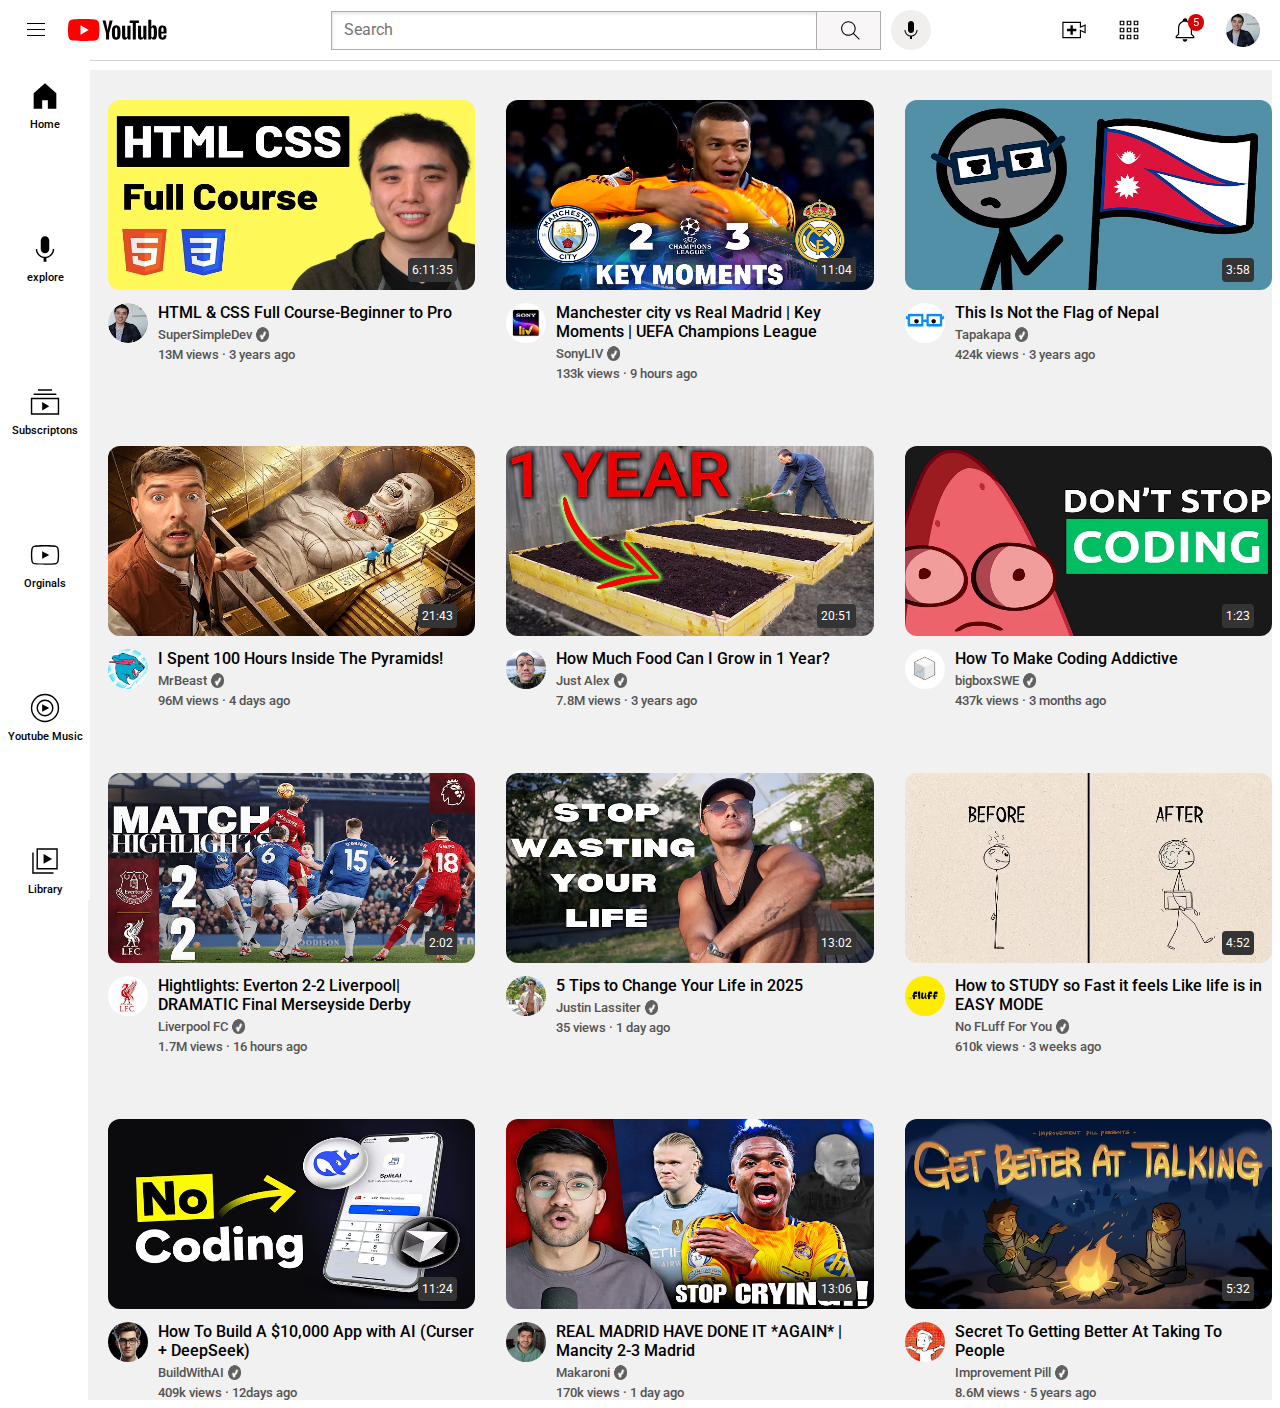
<file: index.html>
<!DOCTYPE html>
<html>
  <head> 
    <link rel="preconnect" href="https://fonts.googleapis.com">
<link rel="preconnect" href="https://fonts.gstatic.com" crossorigin>
<link href="https://fonts.googleapis.com/css2?family=Roboto:ital,wght@0,100..900;1,100..900&display=swap" rel="stylesheet">

<meta charset="UTF-8">
<meta name="viewport" content="width=device-width, initial-scale=1.0">
    
    
    <title>
      Youtube-Clone/Dipson
    </title>
    <link rel="stylesheet" href="all-css/videos.css">
    <link rel="stylesheet" href="all-css/general.css">
    <link rel="stylesheet" href="all-css/header.css">
    <link rel="stylesheet" href="all-css/left-section.css">
    
    
    
             
  <style>
    
    

    
  </style>
   
  </head>


  <body>
    <div class="header-container">


      <div   class="left-section" >
      
        <img class="hamburger-menu" src="buttons/hamburger-menu.svg">

        <img class="youtube-logo" src="buttons/youtube-logo.svg">
      </div>


      <div class="middle-section" >
    
        <input class="search-bar" type="text" placeholder="Search">

        <button class="search-button">
          <img  class="search-icon" src="buttons/search.svg">
          <div class="transition">
            Search
          </div>
        </button>
        
        <button class="voice-search-button">
          <img  class="voice-search-icon" src="buttons/voice-search-icon.svg">
          <div class="transition">
            search with your Voice
          </div>
        </button>
      </div>

      <div class=" right-section" >
        <div class="upload">
          <img class="upload-icon" src="buttons/upload.svg">
          <div class="transition">
            Upload
            </div>
         
        </div>
       
        <img class="youtube-app-logo" src="buttons/youtube-apps.svg">
        <div class="notification-icon-button">
          <img class="notification-logo" src="buttons/notifications.svg">
          <div class="notification-number">5</div>
          <div class="transition">
            Notifications
            </div>

        </div>
       
        <img class="profile-photo" src="profile-pic/channel-pic1.jpg">
      </div>
    </div>
    

  <div class="left-container">

    <div class="left-sectio">
      <img class="left-image" src="buttons/home.svg">
      <div>Home</div>
      
    </div>

    <div class="left-sectio">
      <img class="left-image" src="buttons/voice-search-icon.svg">
      <div>explore</div>
     </div>
    <div class="left-sectio">

      <img class="left-image" src="buttons/subscriptions.svg">
      <div>Subscriptons</div>

    </div>

  
    <div class="left-sectio">

      <img class="left-image" src="buttons/originals.svg">
      <div>Orginals</div>
    </div>


    <div class="left-sectio">

      <img class="left-image" src="buttons/youtube-music.svg">
      <div>Youtube Music</div>
    </div>


    <div class="left-sectio">

      <img class="left-image" src="buttons/library.svg">
      <div>Library</div>

    </div>
  </div>


    <div class="total-box">


      <div class="container">

      
        <div class="upper-vertical">
  
          <img class="thumbnail" src="thumbnail/thumbnail1.avif">
          <div class="time-section">6:11:35</div>
        </div>
          
          <div class="lower-vertical">
  
          <div class="profile-pic-div">
            <img class="profile-pic" src="profile-pic/channel-pic1.jpg">
  
          </div>
                    
          <div class="text-div">
            <p class="title" >
              HTML & CSS Full Course-Beginner to Pro
            </p>
  
            <div class="tick-button-div">
              <p class="channel-name">
                SuperSimpleDev 
    
    
              </p> 
              <img class="tick" src="buttons/youtube_tickmark_14x14.png">
  
            </div>
            
          
            <p class="video-detail">
              13M views &#183; 3 years ago
            </p>
  
  
          </div>
            
        </div>
  
       </div>




       <div class="container">

      
        <div class="upper-vertical">
  
          <img class="thumbnail" src="thumbnail/thumbnail2.avif">
          <div class="time-section">11:04</div>
        </div>
          
          <div class="lower-vertical">
  
          <div class="profile-pic-div">
            <img class="profile-pic" src="profile-pic/channel-pic2.jpg">
  
          </div>
                    
          <div class="text-div">
            <p class="title" >
              Manchester city vs Real Madrid | Key Moments | UEFA Champions League
            </p>
  
            <div class="tick-button-div">
              <p class="channel-name">
                SonyLIV
    
    
              </p> 
              <img class="tick" src="buttons/youtube_tickmark_14x14.png">
  
            </div>
            
          
            <p class="video-detail">
              133k views &#183; 9 hours ago
            </p>
  
  
          </div>
            
        </div>
  
       </div>




       <div class="container">

      
        <div class="upper-vertical">
  
          <img class="thumbnail" src="thumbnail/thumbnail3.avif">
          <div class="time-section">3:58</div>
        </div>
          
          <div class="lower-vertical">
  
          <div class="profile-pic-div">
            <img class="profile-pic" src="profile-pic/channels3_profile.jpg">
  
          </div>
                    
          <div class="text-div">
            <p class="title" >
              This Is Not the Flag of Nepal
            </p>
  
            <div class="tick-button-div">
              <p class="channel-name">
                Tapakapa
    
    
              </p> 
              <img class="tick" src="buttons/youtube_tickmark_14x14.png">
  
            </div>
            
          
            <p class="video-detail">
              424k views &#183; 3 years ago
            </p>
  
  
          </div>
            
        </div>
  
       </div>




       <div class="container">

      
        <div class="upper-vertical">
  
          <img class="thumbnail" src="thumbnail/thumbnail4.avif">
          <div class="time-section">21:43</div>
        </div>
          
          <div class="lower-vertical">
  
          <div class="profile-pic-div">
            <img class="profile-pic" src="profile-pic/channel-pic4.jpg">
  
          </div>
                    
          <div class="text-div">
            <p class="title" >
              I Spent 100 Hours Inside The Pyramids!
            </p>
  
            <div class="tick-button-div">
              <p class="channel-name">
                MrBeast
    
    
              </p> 
              <img class="tick" src="buttons/youtube_tickmark_14x14.png">
  
            </div>
            
          
            <p class="video-detail">
              96M views &#183; 4 days ago
            </p>
  
  
          </div>
            
        </div>
  
       </div>




       <div class="container">

      
        <div class="upper-vertical">
  
          <img class="thumbnail" src="thumbnail/thumbnail5.avif">
          <div class="time-section">20:51</div>
        </div>
          
          <div class="lower-vertical">
  
          <div class="profile-pic-div">
            <img class="profile-pic" src="profile-pic/channels5_profile.jpg">
  
          </div>
                    
          <div class="text-div">
            <p class="title" >
              How Much Food Can I Grow in 1 Year?
            </p>
  
            <div class="tick-button-div">
              <p class="channel-name">
              Just Alex
    
    
              </p> 
              <img class="tick" src="buttons/youtube_tickmark_14x14.png">
  
            </div>
            
          
            <p class="video-detail">
              7.8M views &#183; 3 years ago
            </p>
  
  
          </div>
            
        </div>
  
       </div>




       <div class="container">

      
        <div class="upper-vertical">
  
          <img class="thumbnail" src="thumbnail/thumbnail6.avif">
          <div class="time-section">1:23</div>
        </div>
          
          <div class="lower-vertical">
  
          <div class="profile-pic-div">
            <img class="profile-pic" src="profile-pic/channels6_profile.jpg">
  
          </div>
                    
          <div class="text-div">
            <p class="title" >
              How To Make Coding Addictive
            </p>
  
            <div class="tick-button-div">
              <p class="channel-name">
                bigboxSWE
    
    
              </p> 
              <img class="tick" src="buttons/youtube_tickmark_14x14.png">
  
            </div>
            
          
            <p class="video-detail">
              437k views &#183; 3 months ago
            </p>
  
  
          </div>
            
        </div>
  
       </div>




       <div class="container">

      
        <div class="upper-vertical">
  
          <img class="thumbnail" src="thumbnail/thumbnail7.avif">
          <div class="time-section">2:02</div>
        </div>
          
          <div class="lower-vertical">
  
          <div class="profile-pic-div">
            <img class="profile-pic" src="profile-pic/channels7_profile.jpg">
  
          </div>
                    
          <div class="text-div">
            <p class="title" >
              Hightlights: Everton 2-2 Liverpool|
              DRAMATIC Final Merseyside Derby
            </p>
  
            <div class="tick-button-div">
              <p class="channel-name">
                Liverpool FC
    
    
              </p> 
              <img class="tick" src="buttons/youtube_tickmark_14x14.png">
  
            </div>
            
          
            <p class="video-detail">
              1.7M views &#183; 16 hours ago
            </p>
  
  
          </div>
            
        </div>
  
       </div>




       <div class="container">

      
        <div class="upper-vertical">
  
          <img class="thumbnail" src="thumbnail/thumbnail8.avif">
          <div class="time-section">13:02</div>
        </div>
          
          <div class="lower-vertical">
  
          <div class="profile-pic-div">
            <img class="profile-pic" src="profile-pic/channels8_profile.jpg">
  
          </div>
                    
          <div class="text-div">
            <p class="title" >
              5 Tips to Change Your Life in 2025
            </p>
  
            <div class="tick-button-div">
              <p class="channel-name">
              Justin Lassiter
    
    
              </p> 
              <img class="tick" src="buttons/youtube_tickmark_14x14.png">
  
            </div>
            
          
            <p class="video-detail">
              35 views &#183; 1 day ago
            </p>
  
  
          </div>
            
        </div>
  
       </div>




       <div class="container">

      
        <div class="upper-vertical">
  
          <img class="thumbnail" src="thumbnail/thumbnail9.avif">
          <div class="time-section">4:52</div>
        </div>
          
          <div class="lower-vertical">
  
          <div class="profile-pic-div">
            <img class="profile-pic" src="profile-pic/channels9_profile.jpg">
  
          </div>
                    
          <div class="text-div">
            <p class="title" >
              How to STUDY so Fast it feels Like life is in EASY MODE
            </p>
  
            <div class="tick-button-div">
              <p class="channel-name">
                No FLuff For You
    
    
              </p> 
              <img class="tick" src="buttons/youtube_tickmark_14x14.png">
  
            </div>
            
          
            <p class="video-detail">
              610k views &#183; 3 weeks ago
            </p>
  
  
          </div>
            
        </div>
  
       </div>




       <div class="container">

      
        <div class="upper-vertical">
  
          <img class="thumbnail" src="thumbnail/thumbnail10.avif">
          <div class="time-section">11:24</div>
        </div>
          
          <div class="lower-vertical">
  
          <div class="profile-pic-div">
            <img class="profile-pic" src="profile-pic/channels10_profile.jpg">
  
          </div>
                    
          <div class="text-div">
            <p class="title" >
              How To Build A $10,000 App with AI (Curser + DeepSeek)
            </p>
  
            <div class="tick-button-div">
              <p class="channel-name">
                BuildWithAI
    
    
              </p> 
              <img class="tick" src="buttons/youtube_tickmark_14x14.png">
  
            </div>
            
          
            <p class="video-detail">
              409k views &#183; 12days ago
            </p>
  
  
          </div>
            
        </div>
  
       </div>




       <div class="container">

      
        <div class="upper-vertical">
  
          <img class="thumbnail" src="thumbnail/thumbnail11.avif">
          <div class="time-section">13:06</div>
        </div>
          
          <div class="lower-vertical">
  
          <div class="profile-pic-div">
            <img class="profile-pic" src="profile-pic/channels11_profile.jpg">
  
          </div>
                    
          <div class="text-div">
            <p class="title" >
              REAL MADRID HAVE DONE IT *AGAIN* | Mancity 2-3 Madrid
            </p>
  
            <div class="tick-button-div">
              <p class="channel-name">
                Makaroni
    
    
              </p> 
              <img class="tick" src="buttons/youtube_tickmark_14x14.png">
  
            </div>
            
          
            <p class="video-detail">
              170k views &#183; 1 day ago
            </p>
  
  
          </div>
            
        </div>
  
       </div>




       <div class="container">

      
        <div class="upper-vertical">
  
          <img class="thumbnail" src="thumbnail/thumbnail12.avif">
          <div class="time-section">5:32</div>
        </div>
          
          <div class="lower-vertical">
  
          <div class="profile-pic-div">
            <img class="profile-pic" src="profile-pic/channel-pic12.jpg">
  
          </div>
                    
          <div class="text-div">
            <p class="title" >
              Secret To Getting Better At Taking To People
            </p>
  
            <div class="tick-button-div">
              <p class="channel-name">
                Improvement Pill
    
    
              </p> 
              <img class="tick" src="buttons/youtube_tickmark_14x14.png">
  
            </div>
            
          
            <p class="video-detail">
              8.6M views &#183; 5 years ago
            </p>
  
  
          </div>
            
        </div>
  
       </div>
  
  
  
  
     
      
    </div>

    
        
        
      
  </body>

</html>
</file>
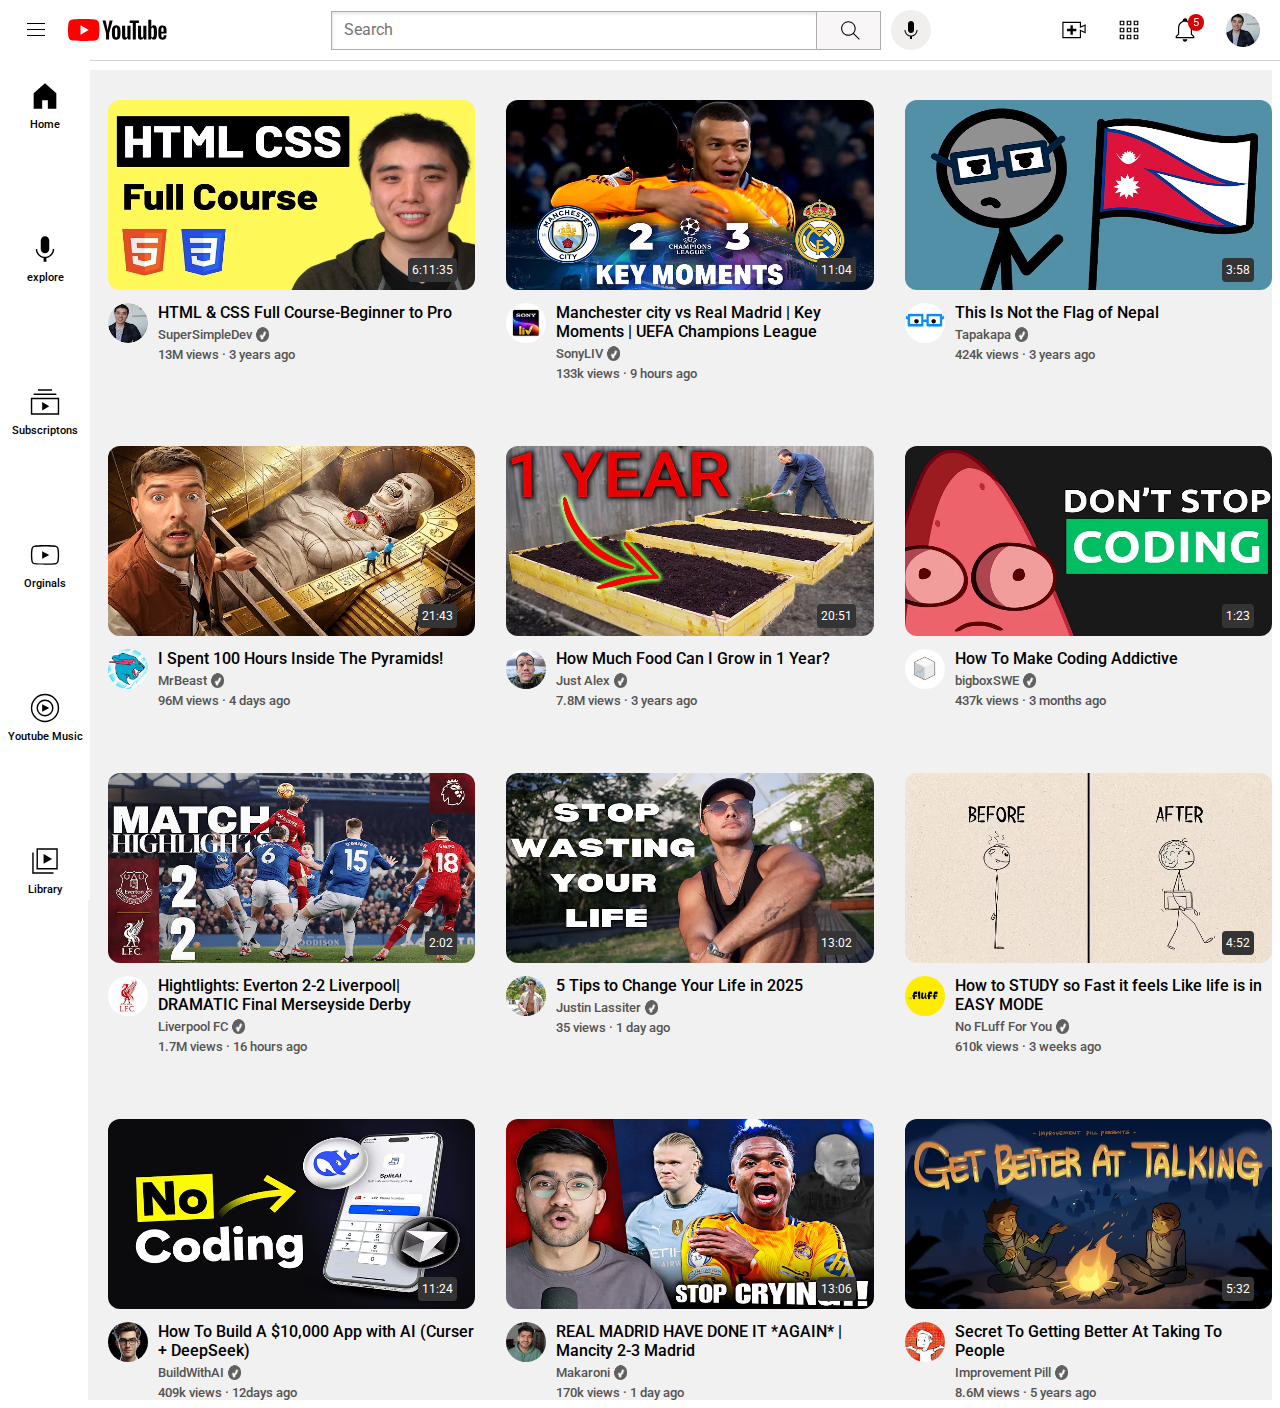
<file: allcode.html>
<!DOCTYPE html>
<html>
  <head> 
    <link rel="preconnect" href="https://fonts.googleapis.com">
<link rel="preconnect" href="https://fonts.gstatic.com" crossorigin>
<link href="https://fonts.googleapis.com/css2?family=Roboto:ital,wght@0,100..900;1,100..900&display=swap" rel="stylesheet">

<meta charset="UTF-8">
<meta name="viewport" content="width=device-width, initial-scale=1.0">
    
    
    <title>
      Youtube-Clone/Dipson
    </title>
    <link rel="stylesheet" href="all-css/videos.css">
    <link rel="stylesheet" href="all-css/general.css">
    <link rel="stylesheet" href="all-css/header.css">
    <link rel="stylesheet" href="all-css/left-section.css">
    
    
    
             
  <style>
    
    

    
  </style>
   
  </head>


  <body>
    <div class="header-container">


      <div   class="left-section" >
      
        <img class="hamburger-menu" src="buttons/hamburger-menu.svg">

        <img class="youtube-logo" src="buttons/youtube-logo.svg">
      </div>


      <div class="middle-section" >
    
        <input class="search-bar" type="text" placeholder="Search">

        <button class="search-button">
          <img  class="search-icon" src="buttons/search.svg">
          <div class="transition">
            Search
          </div>
        </button>
        
        <button class="voice-search-button">
          <img  class="voice-search-icon" src="buttons/voice-search-icon.svg">
          <div class="transition">
            search with your Voice
          </div>
        </button>
      </div>

      <div class=" right-section" >
        <div class="upload">
          <img class="upload-icon" src="buttons/upload.svg">
          <div class="transition">
            Upload
            </div>
         
        </div>
       
        <img class="youtube-app-logo" src="buttons/youtube-apps.svg">
        <div class="notification-icon-button">
          <img class="notification-logo" src="buttons/notifications.svg">
          <div class="notification-number">5</div>
          <div class="transition">
            Notifications
            </div>

        </div>
       
        <img class="profile-photo" src="profile-pic/channel-pic1.jpg">
      </div>
    </div>
    

  <div class="left-container">

    <div class="left-sectio">
      <img class="left-image" src="buttons/home.svg">
      <div>Home</div>
      
    </div>

    <div class="left-sectio">
      <img class="left-image" src="buttons/voice-search-icon.svg">
      <div>explore</div>
     </div>
    <div class="left-sectio">

      <img class="left-image" src="buttons/subscriptions.svg">
      <div>Subscriptons</div>

    </div>

  
    <div class="left-sectio">

      <img class="left-image" src="buttons/originals.svg">
      <div>Orginals</div>
    </div>


    <div class="left-sectio">

      <img class="left-image" src="buttons/youtube-music.svg">
      <div>Youtube Music</div>
    </div>


    <div class="left-sectio">

      <img class="left-image" src="buttons/library.svg">
      <div>Library</div>

    </div>
  </div>


    <div class="total-box">


      <div class="container">

      
        <div class="upper-vertical">
  
          <img class="thumbnail" src="thumbnail/thumbnail1.avif">
          <div class="time-section">6:11:35</div>
        </div>
          
          <div class="lower-vertical">
  
          <div class="profile-pic-div">
            <img class="profile-pic" src="profile-pic/channel-pic1.jpg">
  
          </div>
                    
          <div class="text-div">
            <p class="title" >
              HTML & CSS Full Course-Beginner to Pro
            </p>
  
            <div class="tick-button-div">
              <p class="channel-name">
                SuperSimpleDev 
    
    
              </p> 
              <img class="tick" src="buttons/youtube_tickmark_14x14.png">
  
            </div>
            
          
            <p class="video-detail">
              13M views &#183; 3 years ago
            </p>
  
  
          </div>
            
        </div>
  
       </div>




       <div class="container">

      
        <div class="upper-vertical">
  
          <img class="thumbnail" src="thumbnail/thumbnail2.avif">
          <div class="time-section">11:04</div>
        </div>
          
          <div class="lower-vertical">
  
          <div class="profile-pic-div">
            <img class="profile-pic" src="profile-pic/channel-pic2.jpg">
  
          </div>
                    
          <div class="text-div">
            <p class="title" >
              Manchester city vs Real Madrid | Key Moments | UEFA Champions League
            </p>
  
            <div class="tick-button-div">
              <p class="channel-name">
                SonyLIV
    
    
              </p> 
              <img class="tick" src="buttons/youtube_tickmark_14x14.png">
  
            </div>
            
          
            <p class="video-detail">
              133k views &#183; 9 hours ago
            </p>
  
  
          </div>
            
        </div>
  
       </div>




       <div class="container">

      
        <div class="upper-vertical">
  
          <img class="thumbnail" src="thumbnail/thumbnail3.avif">
          <div class="time-section">3:58</div>
        </div>
          
          <div class="lower-vertical">
  
          <div class="profile-pic-div">
            <img class="profile-pic" src="profile-pic/channels3_profile.jpg">
  
          </div>
                    
          <div class="text-div">
            <p class="title" >
              This Is Not the Flag of Nepal
            </p>
  
            <div class="tick-button-div">
              <p class="channel-name">
                Tapakapa
    
    
              </p> 
              <img class="tick" src="buttons/youtube_tickmark_14x14.png">
  
            </div>
            
          
            <p class="video-detail">
              424k views &#183; 3 years ago
            </p>
  
  
          </div>
            
        </div>
  
       </div>




       <div class="container">

      
        <div class="upper-vertical">
  
          <img class="thumbnail" src="thumbnail/thumbnail4.avif">
          <div class="time-section">21:43</div>
        </div>
          
          <div class="lower-vertical">
  
          <div class="profile-pic-div">
            <img class="profile-pic" src="profile-pic/channel-pic4.jpg">
  
          </div>
                    
          <div class="text-div">
            <p class="title" >
              I Spent 100 Hours Inside The Pyramids!
            </p>
  
            <div class="tick-button-div">
              <p class="channel-name">
                MrBeast
    
    
              </p> 
              <img class="tick" src="buttons/youtube_tickmark_14x14.png">
  
            </div>
            
          
            <p class="video-detail">
              96M views &#183; 4 days ago
            </p>
  
  
          </div>
            
        </div>
  
       </div>




       <div class="container">

      
        <div class="upper-vertical">
  
          <img class="thumbnail" src="thumbnail/thumbnail5.avif">
          <div class="time-section">20:51</div>
        </div>
          
          <div class="lower-vertical">
  
          <div class="profile-pic-div">
            <img class="profile-pic" src="profile-pic/channels5_profile.jpg">
  
          </div>
                    
          <div class="text-div">
            <p class="title" >
              How Much Food Can I Grow in 1 Year?
            </p>
  
            <div class="tick-button-div">
              <p class="channel-name">
              Just Alex
    
    
              </p> 
              <img class="tick" src="buttons/youtube_tickmark_14x14.png">
  
            </div>
            
          
            <p class="video-detail">
              7.8M views &#183; 3 years ago
            </p>
  
  
          </div>
            
        </div>
  
       </div>




       <div class="container">

      
        <div class="upper-vertical">
  
          <img class="thumbnail" src="thumbnail/thumbnail6.avif">
          <div class="time-section">1:23</div>
        </div>
          
          <div class="lower-vertical">
  
          <div class="profile-pic-div">
            <img class="profile-pic" src="profile-pic/channels6_profile.jpg">
  
          </div>
                    
          <div class="text-div">
            <p class="title" >
              How To Make Coding Addictive
            </p>
  
            <div class="tick-button-div">
              <p class="channel-name">
                bigboxSWE
    
    
              </p> 
              <img class="tick" src="buttons/youtube_tickmark_14x14.png">
  
            </div>
            
          
            <p class="video-detail">
              437k views &#183; 3 months ago
            </p>
  
  
          </div>
            
        </div>
  
       </div>




       <div class="container">

      
        <div class="upper-vertical">
  
          <img class="thumbnail" src="thumbnail/thumbnail7.avif">
          <div class="time-section">2:02</div>
        </div>
          
          <div class="lower-vertical">
  
          <div class="profile-pic-div">
            <img class="profile-pic" src="profile-pic/channels7_profile.jpg">
  
          </div>
                    
          <div class="text-div">
            <p class="title" >
              Hightlights: Everton 2-2 Liverpool|
              DRAMATIC Final Merseyside Derby
            </p>
  
            <div class="tick-button-div">
              <p class="channel-name">
                Liverpool FC
    
    
              </p> 
              <img class="tick" src="buttons/youtube_tickmark_14x14.png">
  
            </div>
            
          
            <p class="video-detail">
              1.7M views &#183; 16 hours ago
            </p>
  
  
          </div>
            
        </div>
  
       </div>




       <div class="container">

      
        <div class="upper-vertical">
  
          <img class="thumbnail" src="thumbnail/thumbnail8.avif">
          <div class="time-section">13:02</div>
        </div>
          
          <div class="lower-vertical">
  
          <div class="profile-pic-div">
            <img class="profile-pic" src="profile-pic/channels8_profile.jpg">
  
          </div>
                    
          <div class="text-div">
            <p class="title" >
              5 Tips to Change Your Life in 2025
            </p>
  
            <div class="tick-button-div">
              <p class="channel-name">
              Justin Lassiter
    
    
              </p> 
              <img class="tick" src="buttons/youtube_tickmark_14x14.png">
  
            </div>
            
          
            <p class="video-detail">
              35 views &#183; 1 day ago
            </p>
  
  
          </div>
            
        </div>
  
       </div>




       <div class="container">

      
        <div class="upper-vertical">
  
          <img class="thumbnail" src="thumbnail/thumbnail9.avif">
          <div class="time-section">4:52</div>
        </div>
          
          <div class="lower-vertical">
  
          <div class="profile-pic-div">
            <img class="profile-pic" src="profile-pic/channels9_profile.jpg">
  
          </div>
                    
          <div class="text-div">
            <p class="title" >
              How to STUDY so Fast it feels Like life is in EASY MODE
            </p>
  
            <div class="tick-button-div">
              <p class="channel-name">
                No FLuff For You
    
    
              </p> 
              <img class="tick" src="buttons/youtube_tickmark_14x14.png">
  
            </div>
            
          
            <p class="video-detail">
              610k views &#183; 3 weeks ago
            </p>
  
  
          </div>
            
        </div>
  
       </div>




       <div class="container">

      
        <div class="upper-vertical">
  
          <img class="thumbnail" src="thumbnail/thumbnail10.avif">
          <div class="time-section">11:24</div>
        </div>
          
          <div class="lower-vertical">
  
          <div class="profile-pic-div">
            <img class="profile-pic" src="profile-pic/channels10_profile.jpg">
  
          </div>
                    
          <div class="text-div">
            <p class="title" >
              How To Build A $10,000 App with AI (Curser + DeepSeek)
            </p>
  
            <div class="tick-button-div">
              <p class="channel-name">
                BuildWithAI
    
    
              </p> 
              <img class="tick" src="buttons/youtube_tickmark_14x14.png">
  
            </div>
            
          
            <p class="video-detail">
              409k views &#183; 12days ago
            </p>
  
  
          </div>
            
        </div>
  
       </div>




       <div class="container">

      
        <div class="upper-vertical">
  
          <img class="thumbnail" src="thumbnail/thumbnail11.avif">
          <div class="time-section">13:06</div>
        </div>
          
          <div class="lower-vertical">
  
          <div class="profile-pic-div">
            <img class="profile-pic" src="profile-pic/channels11_profile.jpg">
  
          </div>
                    
          <div class="text-div">
            <p class="title" >
              REAL MADRID HAVE DONE IT *AGAIN* | Mancity 2-3 Madrid
            </p>
  
            <div class="tick-button-div">
              <p class="channel-name">
                Makaroni
    
    
              </p> 
              <img class="tick" src="buttons/youtube_tickmark_14x14.png">
  
            </div>
            
          
            <p class="video-detail">
              170k views &#183; 1 day ago
            </p>
  
  
          </div>
            
        </div>
  
       </div>




       <div class="container">

      
        <div class="upper-vertical">
  
          <img class="thumbnail" src="thumbnail/thumbnail12.avif">
          <div class="time-section">5:32</div>
        </div>
          
          <div class="lower-vertical">
  
          <div class="profile-pic-div">
            <img class="profile-pic" src="profile-pic/channel-pic12.jpg">
  
          </div>
                    
          <div class="text-div">
            <p class="title" >
              Secret To Getting Better At Taking To People
            </p>
  
            <div class="tick-button-div">
              <p class="channel-name">
                Improvement Pill
    
    
              </p> 
              <img class="tick" src="buttons/youtube_tickmark_14x14.png">
  
            </div>
            
          
            <p class="video-detail">
              8.6M views &#183; 5 years ago
            </p>
  
  
          </div>
            
        </div>
  
       </div>
  
  
  
  
     
      
    </div>

    
        
        
      
  </body>

</html>
</file>
<file: all-css/videos.css>
.thumbnail{
  height:190px;
  width:100%;
  border-radius: 12px;
}
.profile-pic{
  border-radius:20px;
  width:40px;
}
.title{
  font-size:16px;
  font-weight:500;
  margin-bottom:5px;

  
}
.video-detail {
  font-size:13px;
  color:rgb(85, 83, 83);
  font-weight: 500;
  margin-top:5px;


}
.channel-name{
  font-size:13px;
  color:rgb(85, 83, 83);
  font-weight: 500;
  


}
.tick{
  width:13px;
  border-radius:13px;
  margin-left:4px;

}
.tick-button-div{
  display: flex;

}
.lower-vertical{
  display: flex;
  align-items:start;
  margin-top:9px;
}
.text-div{
  margin-left:10px;
}
.total-box{
  display:grid;
  grid-template-columns: 1fr 1fr 1fr;
  row-gap:35px;
  column-gap: 11px;
 
  background-color: rgb(241, 241, 241);
 
}
@media (max-width: 1000px) {
  .total-box{
    grid-template-columns: 1fr 1fr;
  }
}
.upper-vertical{
  position:relative;

}
.time-section{
  position:absolute;
  right:18px;
  bottom:12px;
  background-color: rgb(53, 52, 52);
  color:white;
  font-family:Roboto, Arial;
  font-size:12px;
  padding-top:5px;
  padding-bottom:5px;
  padding-left:4px;
  padding-right:4px;
  border-radius:4px;
 


}
.container{
  margin-left:20px;
  margin-top: 30px;;
}
</file>
<file: all-css/general.css>
p{
      font-family:Roboto, Arial;
      margin:0;
    }
   body{
    padding-top:62px;
    padding-left:80px;
   }
</file>
<file: all-css/header.css>
.header-container{
  display:flex;
  justify-content: space-between;
  height:60px;
  position: fixed;
  top:0px;
  left: 0px;
  right:0px;
  background-color: white;
  border-bottom-color: rgb(216, 212, 212);
  border-bottom-style: solid;
  border-width: 1px;
  z-index: 100;


  

}


.left-section{
 
  align-items: center;
  display: flex;

}


.middle-section{
  flex:1;
  display:flex;
  align-items: center;
  margin-left: 70px;
  margin-right:35px;
  max-width:600px;
  

}


.right-section{
  width:200px;
  display: flex;
  align-items: center;
  justify-content: space-between;
  margin-right:20px;
  flex-shrink: 0;
}
.hamburger-menu{
  height: 24px;
  margin-left:24px;
  margin-right:20px;

}
.youtube-logo{
  height:22px;
}


.search-bar::placeholder{
  font-size:16px;
  padding-left:10px;
  font-family: Roboto, Arial;
  
}
.voice-search-button{
  height:40px;
  width:40px;
  border-radius:20px;
  border:none;
  background-color: rgb(241, 238, 238);
 
}
.search-bar{
  flex:1;
  border-width:1px;
  border-style: solid;
  border-color:rgb(177, 172, 172);
  height:35px;
  width:0;
  box-shadow:inset 1px 2px 3px rgba(
    0, 0, 0, 0.1);
    

}
.search-button{
  height:39px;
  width:65px;
  
  background-color: rgb(248, 246, 246);
  border-width:1px;
  border-style:solid;
  border-color: rgb(177, 172, 172);
  margin-left:-2px;
  margin-right:10px;
  
 
}
.search-icon{
  height:25px;
  padding-left:15px;
 

}
.voice-search-icon{
  height:24px;
  
}
.upload-icon{
  height: 28px;
}
.youtube-app-logo{
  height: 28px;
}
.notification-logo{
  height:28px;

}
.profile-photo{
  height: 34px;
  border: radius 17px;
}
.notification-icon-button{
  position:relative;

}
.notification-number{
  position:absolute;
  top:-2px;
  right:-5px;
  background-color: rgb(216, 2, 2);
  color:white;
  padding-top:2px;
  padding-bottom:2px;
  padding-left:5px;
  padding-right: 5px;
  border-radius: 10px;
  font-family: Roboto, Arial;
  font-size:11px;

}

.search-icon,
 .voice-search-button,
 .upload,
 .notification-icon-button{
  position:relative;
  display:flex;
  align-items: center;
  justify-content: center;
}

.search-button .transition, 
.voice-search-button .transition,
.upload .transition,
.notification-icon-button .transition{ 
  position:absolute;
  bottom:-25px;
  background-color:rgb(190, 190, 190);
  color:white;
  font-family:Roboto , Arial;
  font-size: 12px;
  padding-top:5px;
  padding-bottom:6px;
  padding-left:7px;
  padding-right:7px;
  border-radius:4px;
  opacity:0;
  transition: opacity 0.3s;
  pointer-events: none;
  white-space: nowrap;

}

.search-button:hover .transition,
.voice-search-button:hover .transition,
.upload:hover .transition,
.notification-icon-button:hover .transition{
  opacity:1;
}
.voice-search-button .transition{
  bottom:-36px;
}
.upload .transition{
  bottom:-40px;
}
.notification-icon-button .transition{
  bottom:-40px;
}
</file>
<file: all-css/left-section.css>
.left-container{
  position:fixed;
  top:60px;
  left:0px;
  bottom:0px;
  width:80px;
  background-color: white;
  
  display: flex;
  align-items: center;
  flex-direction: column;
  justify-content: space-between;

 
  z-index: 150;
  padding-left:5px;
  padding-right:5px;
  
 
 
}

.left-image{
  height: 34px;
  margin-top:15px ;
  margin-bottom:5px;
  


}
.left-sectio{
  display:flex;
  height:75px;
  flex-direction: column;
  justify-content: center;
  align-items: center;
  width:80px;
  



  
}
.left-sectio:hover{
  background-color: rgb(190, 179, 179);
  cursor:pointer;
}
.left-sectio div{
  font-family: Roboto, Arial;
  font-size:11px;
  font-weight: 500;
 

}
</file>
